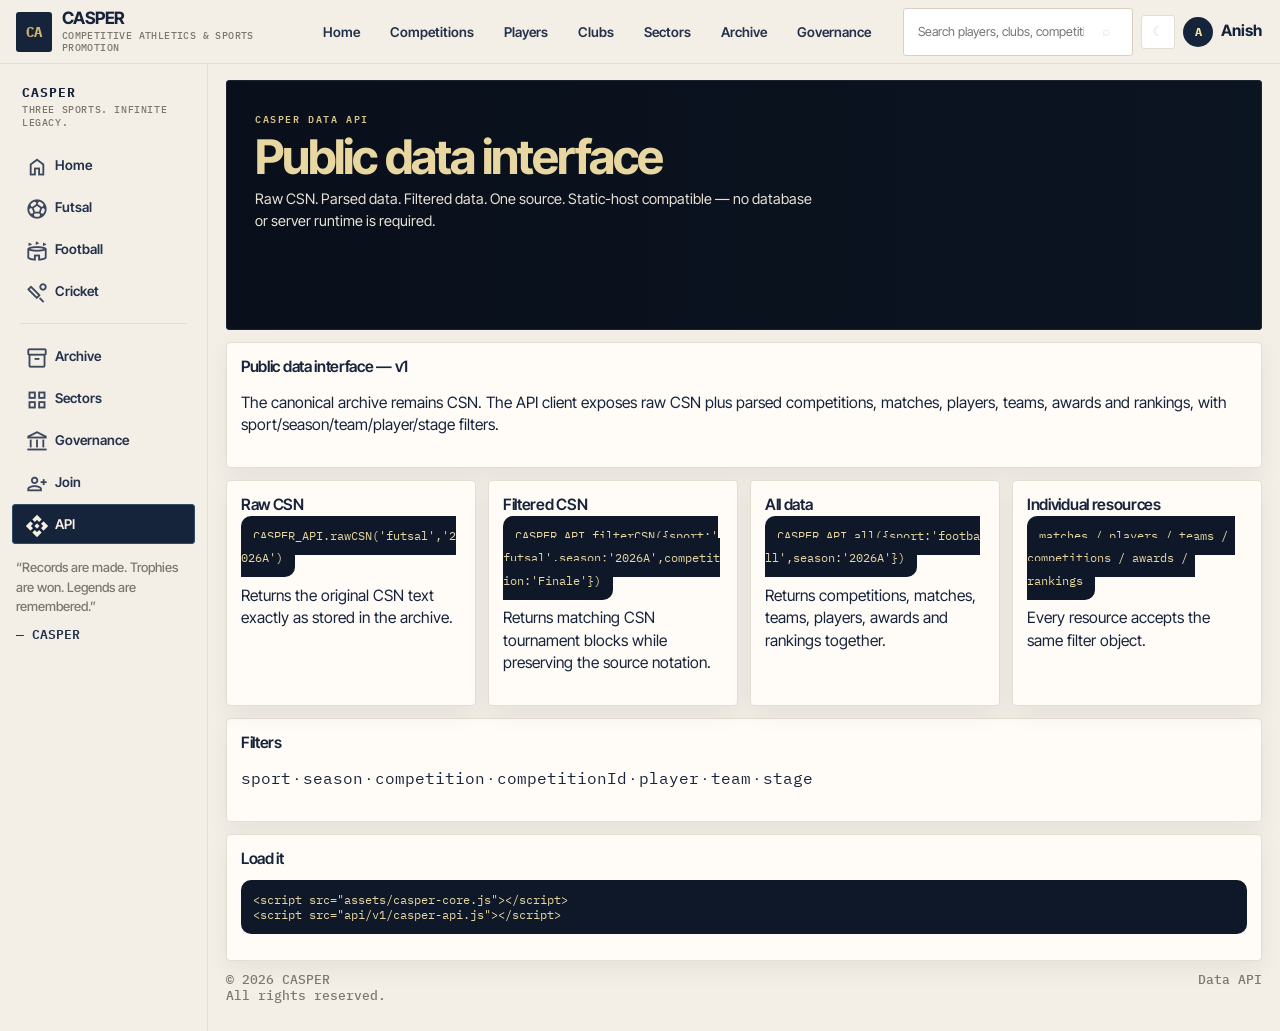
<file: api/index.html>
<!DOCTYPE html>
<html lang="en">
<head>
<meta charset="UTF-8">
<meta name="viewport" content="width=device-width,initial-scale=1">
<title>CASPER Data API</title>
<link rel="stylesheet" href="../assets/css/casper.css?v=20260908fit">
<link rel="stylesheet" href="../assets/css/casper-desktop.css?v=20260908fit">
<link rel="stylesheet" href="../assets/css/casper-sidebar.css?v=20260908fit">
<link rel="stylesheet" href="../assets/css/casper-plus.css?v=20260908fit">
<script>window.CASPER_PAGE={mode:"api",sport:null,root:"../"};</script>
</head>
<body class="ca-app">
<header class="ca-top">
  <a class="ca-brand" href="../index.html">
    <div class="ca-crest">CA</div>
    <div class="ca-wordmark"><b>CASPER</b><span>Competitive Athletics &amp; Sports Promotion</span></div>
  </a>
  <nav class="ca-topnav">
    <a href="../index.html" data-nav="home">Home</a>
    <a href="../index.html#competitions" data-nav="competitions">Competitions</a>
    <a href="../index.html#players" data-nav="players">Players</a>
    <a href="../index.html#teams" data-nav="clubs">Clubs</a>
    <a href="../sectors/index.html" data-nav="sectors">Sectors</a>
    <a href="../index.html#archive" data-nav="archive">Archive</a>
    <a href="../governance/index.html" data-nav="governance">Governance</a>
  </nav>
  <div class="ca-tools">
    <form class="ca-search" id="ca-search-form" action="#">
      <input name="q" placeholder="Search players, clubs, competitions…" autocomplete="off">
      <button type="submit" class="ca-iconbtn" aria-label="Search" style="width:26px;height:26px;border:0;background:transparent">⌕</button>
    </form>
    <button type="button" class="ca-iconbtn" id="ca-theme-toggle" title="Theme">☾</button>
    <div class="ca-user"><div class="ca-avatar">A</div><b>Anish</b></div>
  </div>
</header>
<div class="ca-shell">
  <aside class="ca-side">
    <div class="ca-side-id">
      <div class="k">CASPER</div>
      <div class="s">Three sports. Infinite legacy.</div>
    </div>
    <nav class="main ca-nav">
      <ul>
        <li><a href="../index.html" data-nav="home"><i class="ca-ico">⌂</i>Home</a></li>
        <li><a href="../sports/futsal.html" data-nav="futsal"><i class="ca-ico">●</i>Futsal</a></li>
        <li><a href="../sports/football.html" data-nav="football"><i class="ca-ico">○</i>Football</a></li>
        <li><a href="../sports/cricket.html" data-nav="cricket"><i class="ca-ico">/</i>Cricket</a></li>
      </ul>
      <div class="ca-hr"></div>
      <ul>
        <li><a href="../index.html#archive" data-nav="archive"><i class="ca-ico">▦</i>Archive</a></li>
        <li><a href="../sectors/index.html" data-nav="sectors"><i class="ca-ico">▣</i>Sectors</a></li>
        <li><a href="../governance/index.html" data-nav="governance"><i class="ca-ico">☰</i>Governance</a></li>
        <li><a href="../join/index.html" data-nav="join"><i class="ca-ico">＋</i>Join</a></li>
        <li><a href="index.html" data-nav="api" class="on"><i class="ca-ico">⧉</i>API</a></li>
      </ul>
    </nav>
    <blockquote class="ca-quote">“Records are made. Trophies are won. Legends are remembered.”<cite>— CASPER</cite></blockquote>
  </aside>
  <div class="ca-work">
    <main id="app">
      <div class="desktop-page">
        <section class="ca-hero desktop-hero">
          <div class="desktop-kicker">CASPER DATA API</div>
          <h2>Public data interface</h2>
          <p>Raw CSN. Parsed data. Filtered data. One source. Static-host compatible — no database or server runtime is required.</p>
        </section>
        <div class="ca-card" style="margin-bottom:12px">
          <h3>Public data interface — v1</h3>
          <p>The canonical archive remains CSN. The API client exposes raw CSN plus parsed competitions, matches, players, teams, awards and rankings, with sport/season/team/player/stage filters.</p>
        </div>
        <div class="ca-grid4">
          <div class="ca-card api-card"><h3>Raw CSN</h3><code class="endpoint">CASPER_API.rawCSN('futsal','2026A')</code><p>Returns the original CSN text exactly as stored in the archive.</p></div>
          <div class="ca-card api-card"><h3>Filtered CSN</h3><code class="endpoint">CASPER_API.filterCSN({sport:'futsal',season:'2026A',competition:'Finale'})</code><p>Returns matching CSN tournament blocks while preserving the source notation.</p></div>
          <div class="ca-card api-card"><h3>All data</h3><code class="endpoint">CASPER_API.all({sport:'football',season:'2026A'})</code><p>Returns competitions, matches, teams, players, awards and rankings together.</p></div>
          <div class="ca-card api-card"><h3>Individual resources</h3><code class="endpoint">matches / players / teams / competitions / awards / rankings</code><p>Every resource accepts the same filter object.</p></div>
        </div>
        <div class="ca-card" style="margin-top:12px"><h3>Filters</h3><p><code>sport</code> · <code>season</code> · <code>competition</code> · <code>competitionId</code> · <code>player</code> · <code>team</code> · <code>stage</code></p></div>
        <div class="ca-card" style="margin-top:12px"><h3>Load it</h3><pre class="desktop-code">&lt;script src="assets/casper-core.js"&gt;&lt;/script&gt;
&lt;script src="api/v1/casper-api.js"&gt;&lt;/script&gt;</pre></div>
      </div>
    </main>
    <footer class="ca-foot site"><div>© 2026 CASPER<br>All rights reserved.</div><div>Data API</div></footer>
  </div>
</div>
<script src="../assets/js/casper-shell.js?v=20260908fit"></script>
</body>
</html>
</file>
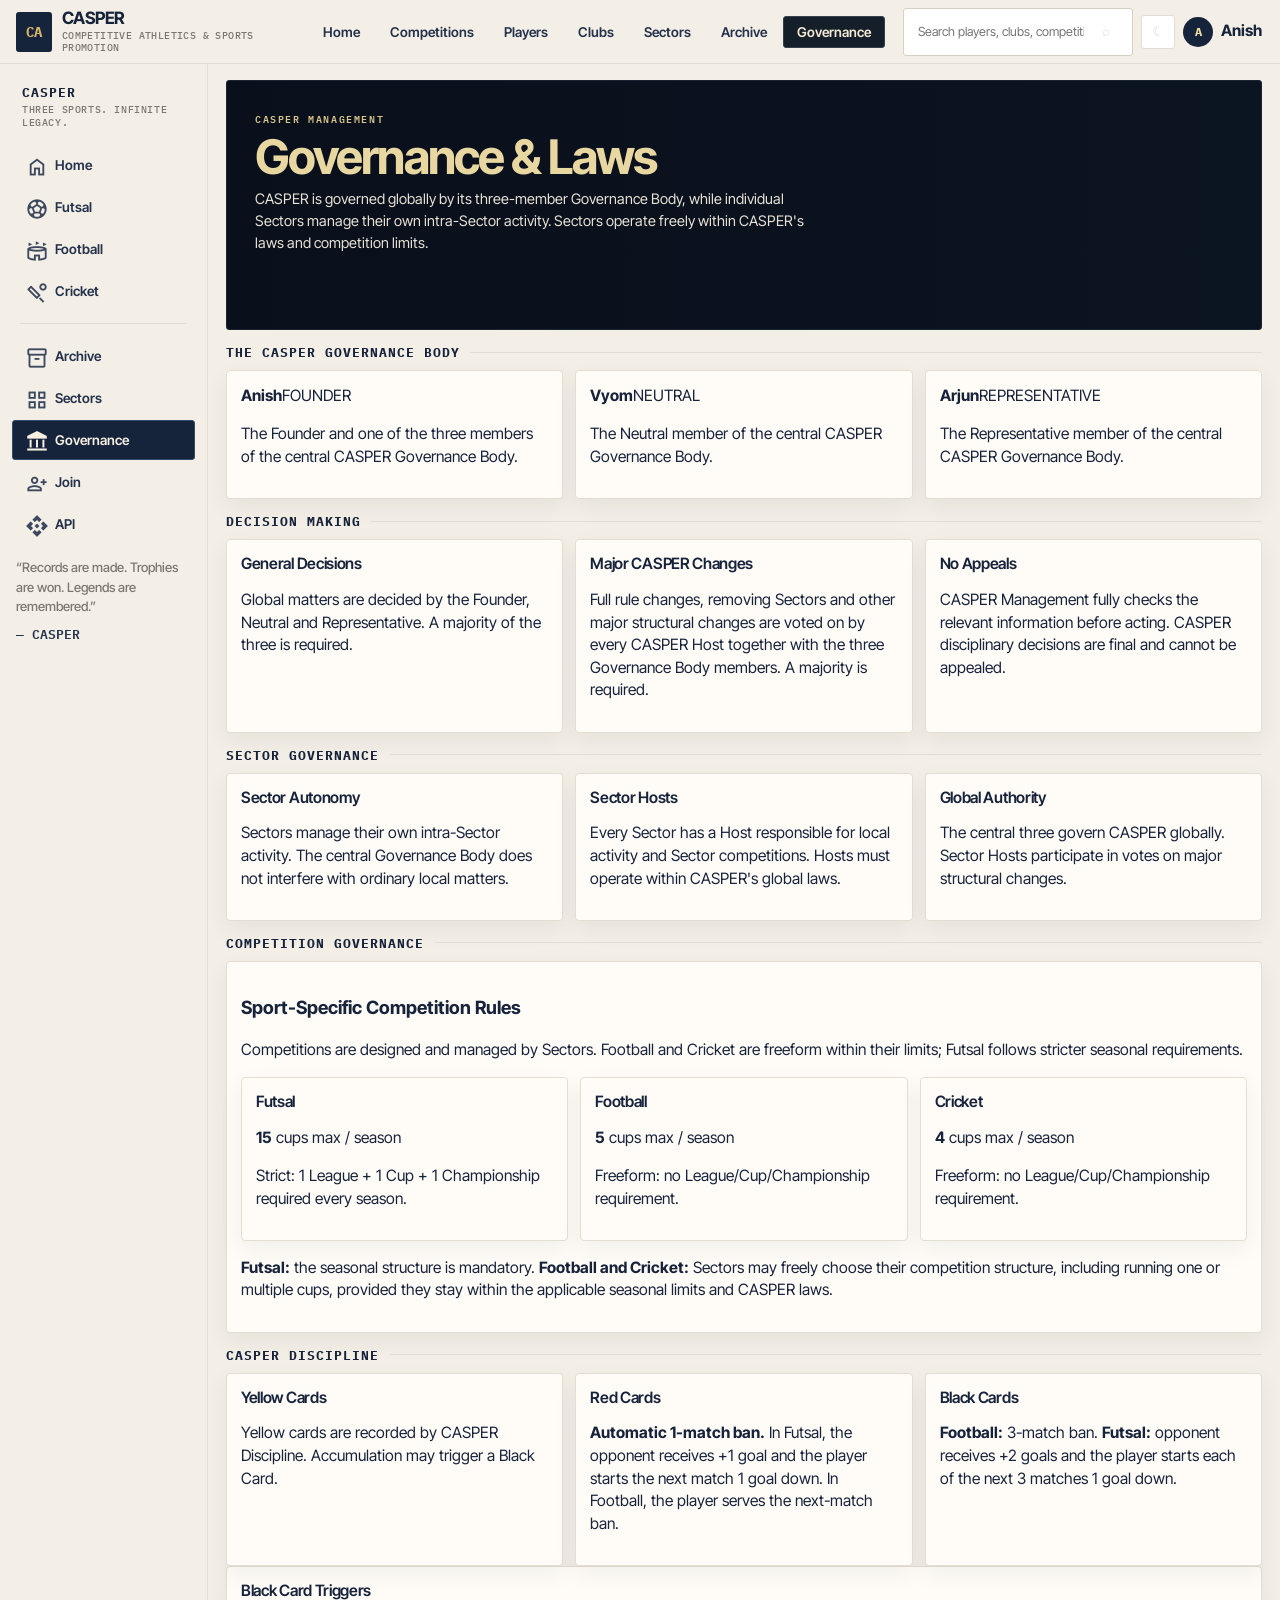
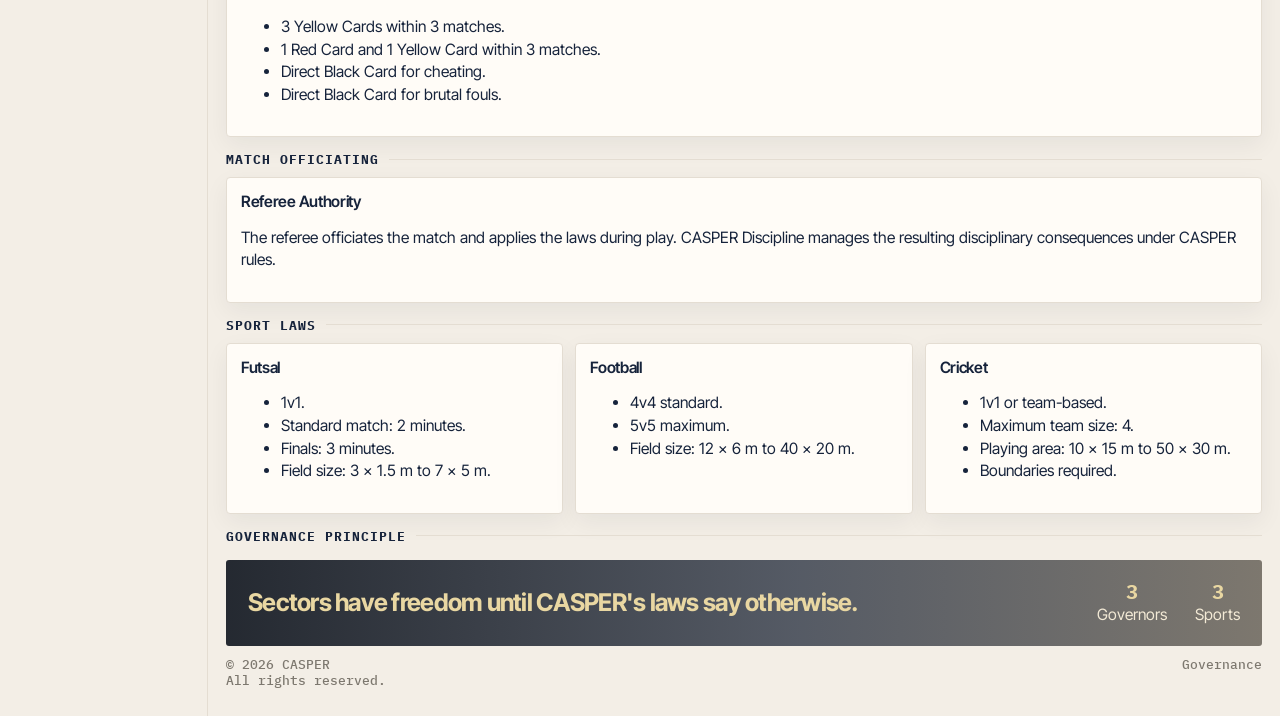
<file: governance/index.html>
<!DOCTYPE html>
<html lang="en">
<head>
<meta charset="UTF-8">
<meta name="viewport" content="width=device-width,initial-scale=1">
<title>CASPER — Governance</title>
<link rel="stylesheet" href="../assets/css/casper.css?v=20260908fit">
<link rel="stylesheet" href="../assets/css/casper-desktop.css?v=20260908fit">
<link rel="stylesheet" href="../assets/css/casper-sidebar.css?v=20260908fit">
<link rel="stylesheet" href="../assets/css/casper-plus.css?v=20260908fit">
<script>window.CASPER_PAGE={mode:"governance",sport:null,root:"../"};</script>
</head>
<body class="ca-app">
<header class="ca-top">
  <a class="ca-brand" href="../index.html">
    <div class="ca-crest">CA</div>
    <div class="ca-wordmark"><b>CASPER</b><span>Competitive Athletics &amp; Sports Promotion</span></div>
  </a>
  <nav class="ca-topnav">
    <a href="../index.html" data-nav="home">Home</a>
    <a href="../index.html#competitions" data-nav="competitions">Competitions</a>
    <a href="../index.html#players" data-nav="players">Players</a>
    <a href="../index.html#teams" data-nav="clubs">Clubs</a>
    <a href="../sectors/index.html" data-nav="sectors">Sectors</a>
    <a href="../index.html#archive" data-nav="archive">Archive</a>
    <a href="index.html" data-nav="governance" class="on">Governance</a>
  </nav>
  <div class="ca-tools">
    <form class="ca-search" id="ca-search-form" action="#">
      <input name="q" placeholder="Search players, clubs, competitions…" autocomplete="off">
      <button type="submit" class="ca-iconbtn" aria-label="Search" style="width:26px;height:26px;border:0;background:transparent">⌕</button>
    </form>
    <button type="button" class="ca-iconbtn" id="ca-theme-toggle" title="Theme">☾</button>
    <div class="ca-user"><div class="ca-avatar">A</div><b>Anish</b></div>
  </div>
</header>
<div class="ca-shell">
  <aside class="ca-side">
    <div class="ca-side-id">
      <div class="k">CASPER</div>
      <div class="s">Three sports. Infinite legacy.</div>
    </div>
    <nav class="main ca-nav">
      <ul>
        <li><a href="../index.html" data-nav="home"><i class="ca-ico">⌂</i>Home</a></li>
        <li><a href="../sports/futsal.html" data-nav="futsal"><i class="ca-ico">●</i>Futsal</a></li>
        <li><a href="../sports/football.html" data-nav="football"><i class="ca-ico">○</i>Football</a></li>
        <li><a href="../sports/cricket.html" data-nav="cricket"><i class="ca-ico">/</i>Cricket</a></li>
      </ul>
      <div class="ca-hr"></div>
      <ul>
        <li><a href="../index.html#archive" data-nav="archive"><i class="ca-ico">▦</i>Archive</a></li>
        <li><a href="../sectors/index.html" data-nav="sectors"><i class="ca-ico">▣</i>Sectors</a></li>
        <li><a href="index.html" data-nav="governance" class="on"><i class="ca-ico">☰</i>Governance</a></li>
        <li><a href="../join/index.html" data-nav="join"><i class="ca-ico">＋</i>Join</a></li>
        <li><a href="../api/index.html" data-nav="api"><i class="ca-ico">⧉</i>API</a></li>
      </ul>
    </nav>
    <blockquote class="ca-quote">“Records are made. Trophies are won. Legends are remembered.”<cite>— CASPER</cite></blockquote>
  </aside>
  <div class="ca-work">
    <main id="app">
      <div class="desktop-page">
        <section class="ca-hero desktop-hero">
          <div class="desktop-kicker">CASPER MANAGEMENT</div>
          <h2>Governance &amp; Laws</h2>
          <p>CASPER is governed globally by its three-member Governance Body, while individual Sectors manage their own intra-Sector activity. Sectors operate freely within CASPER's laws and competition limits.</p>
        </section>

        <section class="desktop-section">
          <div class="desktop-section-title">THE CASPER GOVERNANCE BODY</div>
          <div class="desktop-governance">
            <div class="desktop-card"><b>Anish</b><span>FOUNDER</span><p>The Founder and one of the three members of the central CASPER Governance Body.</p></div>
            <div class="desktop-card"><b>Vyom</b><span>NEUTRAL</span><p>The Neutral member of the central CASPER Governance Body.</p></div>
            <div class="desktop-card"><b>Arjun</b><span>REPRESENTATIVE</span><p>The Representative member of the central CASPER Governance Body.</p></div>
          </div>
        </section>

        <section class="desktop-section">
          <div class="desktop-section-title">DECISION MAKING</div>
          <div class="desktop-grid3">
            <div class="desktop-card"><h3>General Decisions</h3><p>Global matters are decided by the Founder, Neutral and Representative. A majority of the three is required.</p></div>
            <div class="desktop-card"><h3>Major CASPER Changes</h3><p>Full rule changes, removing Sectors and other major structural changes are voted on by every CASPER Host together with the three Governance Body members. A majority is required.</p></div>
            <div class="desktop-card"><h3>No Appeals</h3><p>CASPER Management fully checks the relevant information before acting. CASPER disciplinary decisions are final and cannot be appealed.</p></div>
          </div>
        </section>

        <section class="desktop-section">
          <div class="desktop-section-title">SECTOR GOVERNANCE</div>
          <div class="desktop-grid3">
            <div class="desktop-card"><h3>Sector Autonomy</h3><p>Sectors manage their own intra-Sector activity. The central Governance Body does not interfere with ordinary local matters.</p></div>
            <div class="desktop-card"><h3>Sector Hosts</h3><p>Every Sector has a Host responsible for local activity and Sector competitions. Hosts must operate within CASPER's global laws.</p></div>
            <div class="desktop-card"><h3>Global Authority</h3><p>The central three govern CASPER globally. Sector Hosts participate in votes on major structural changes.</p></div>
          </div>
        </section>

        <section class="desktop-section">
          <div class="desktop-section-title">COMPETITION GOVERNANCE</div>
          <div class="desktop-doc">
            <h3>Sport-Specific Competition Rules</h3>
            <p>Competitions are designed and managed by Sectors. Football and Cricket are freeform within their limits; Futsal follows stricter seasonal requirements.</p>
            <div class="ca-grid3">
              <div class="ca-card"><h3>Futsal</h3><p><b>15</b> cups max / season</p><p>Strict: 1 League + 1 Cup + 1 Championship required every season.</p></div>
              <div class="ca-card"><h3>Football</h3><p><b>5</b> cups max / season</p><p>Freeform: no League/Cup/Championship requirement.</p></div>
              <div class="ca-card"><h3>Cricket</h3><p><b>4</b> cups max / season</p><p>Freeform: no League/Cup/Championship requirement.</p></div>
            </div>
            <p><strong>Futsal:</strong> the seasonal structure is mandatory. <strong>Football and Cricket:</strong> Sectors may freely choose their competition structure, including running one or multiple cups, provided they stay within the applicable seasonal limits and CASPER laws.</p>
          </div>
        </section>

        <section class="desktop-section">
          <div class="desktop-section-title">CASPER DISCIPLINE</div>
          <div class="desktop-grid3">
            <div class="desktop-card"><h3>Yellow Cards</h3><p>Yellow cards are recorded by CASPER Discipline. Accumulation may trigger a Black Card.</p></div>
            <div class="desktop-card"><h3>Red Cards</h3><p><strong>Automatic 1-match ban.</strong> In Futsal, the opponent receives +1 goal and the player starts the next match 1 goal down. In Football, the player serves the next-match ban.</p></div>
            <div class="desktop-card"><h3>Black Cards</h3><p><strong>Football:</strong> 3-match ban. <strong>Futsal:</strong> opponent receives +2 goals and the player starts each of the next 3 matches 1 goal down.</p></div>
          </div>
          <div class="desktop-card">
            <h3>Black Card Triggers</h3>
            <ul>
              <li>3 Yellow Cards within 3 matches.</li>
              <li>1 Red Card and 1 Yellow Card within 3 matches.</li>
              <li>Direct Black Card for cheating.</li>
              <li>Direct Black Card for brutal fouls.</li>
            </ul>
          </div>
        </section>

        <section class="desktop-section">
          <div class="desktop-section-title">MATCH OFFICIATING</div>
          <div class="desktop-card"><h3>Referee Authority</h3><p>The referee officiates the match and applies the laws during play. CASPER Discipline manages the resulting disciplinary consequences under CASPER rules.</p></div>
        </section>

        <section class="desktop-section">
          <div class="desktop-section-title">SPORT LAWS</div>
          <div class="desktop-grid3">
            <div class="desktop-card"><h3>Futsal</h3><ul><li>1v1.</li><li>Standard match: 2 minutes.</li><li>Finals: 3 minutes.</li><li>Field size: 3 × 1.5 m to 7 × 5 m.</li></ul></div>
            <div class="desktop-card"><h3>Football</h3><ul><li>4v4 standard.</li><li>5v5 maximum.</li><li>Field size: 12 × 6 m to 40 × 20 m.</li></ul></div>
            <div class="desktop-card"><h3>Cricket</h3><ul><li>1v1 or team-based.</li><li>Maximum team size: 4.</li><li>Playing area: 10 × 15 m to 50 × 30 m.</li><li>Boundaries required.</li></ul></div>
          </div>
        </section>

        <section class="desktop-section">
          <div class="desktop-section-title">GOVERNANCE PRINCIPLE</div>
          <section class="ca-banner">
            <h2>Sectors have freedom until CASPER's laws say otherwise.</h2>
            <div class="nums"><div><b>3</b><span>Governors</span></div><div><b>3</b><span>Sports</span></div></div>
          </section>
        </section>
      </div>
    </main>
    <footer class="ca-foot site"><div>© 2026 CASPER<br>All rights reserved.</div><div>Governance</div></footer>
  </div>
</div>
<script src="../assets/js/casper-shell.js?v=20260908fit"></script>
</body>
</html>
</file>
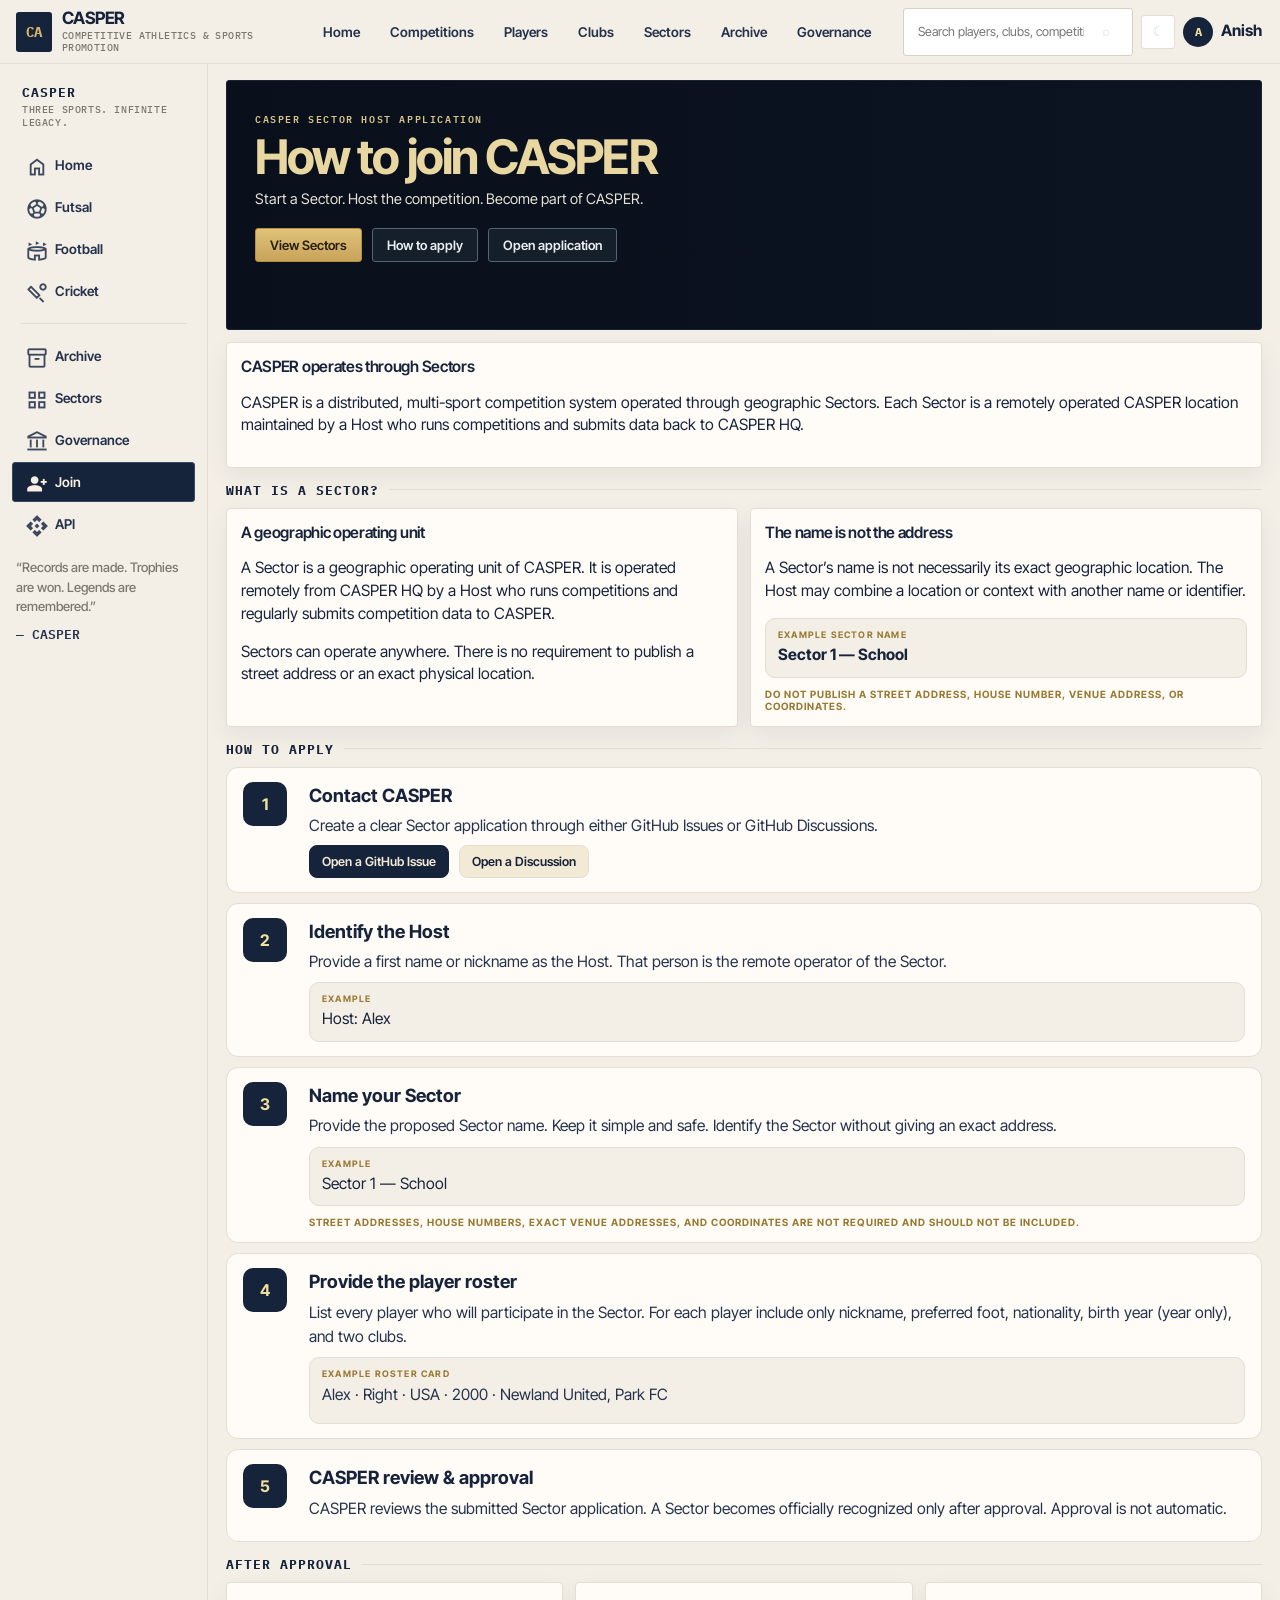
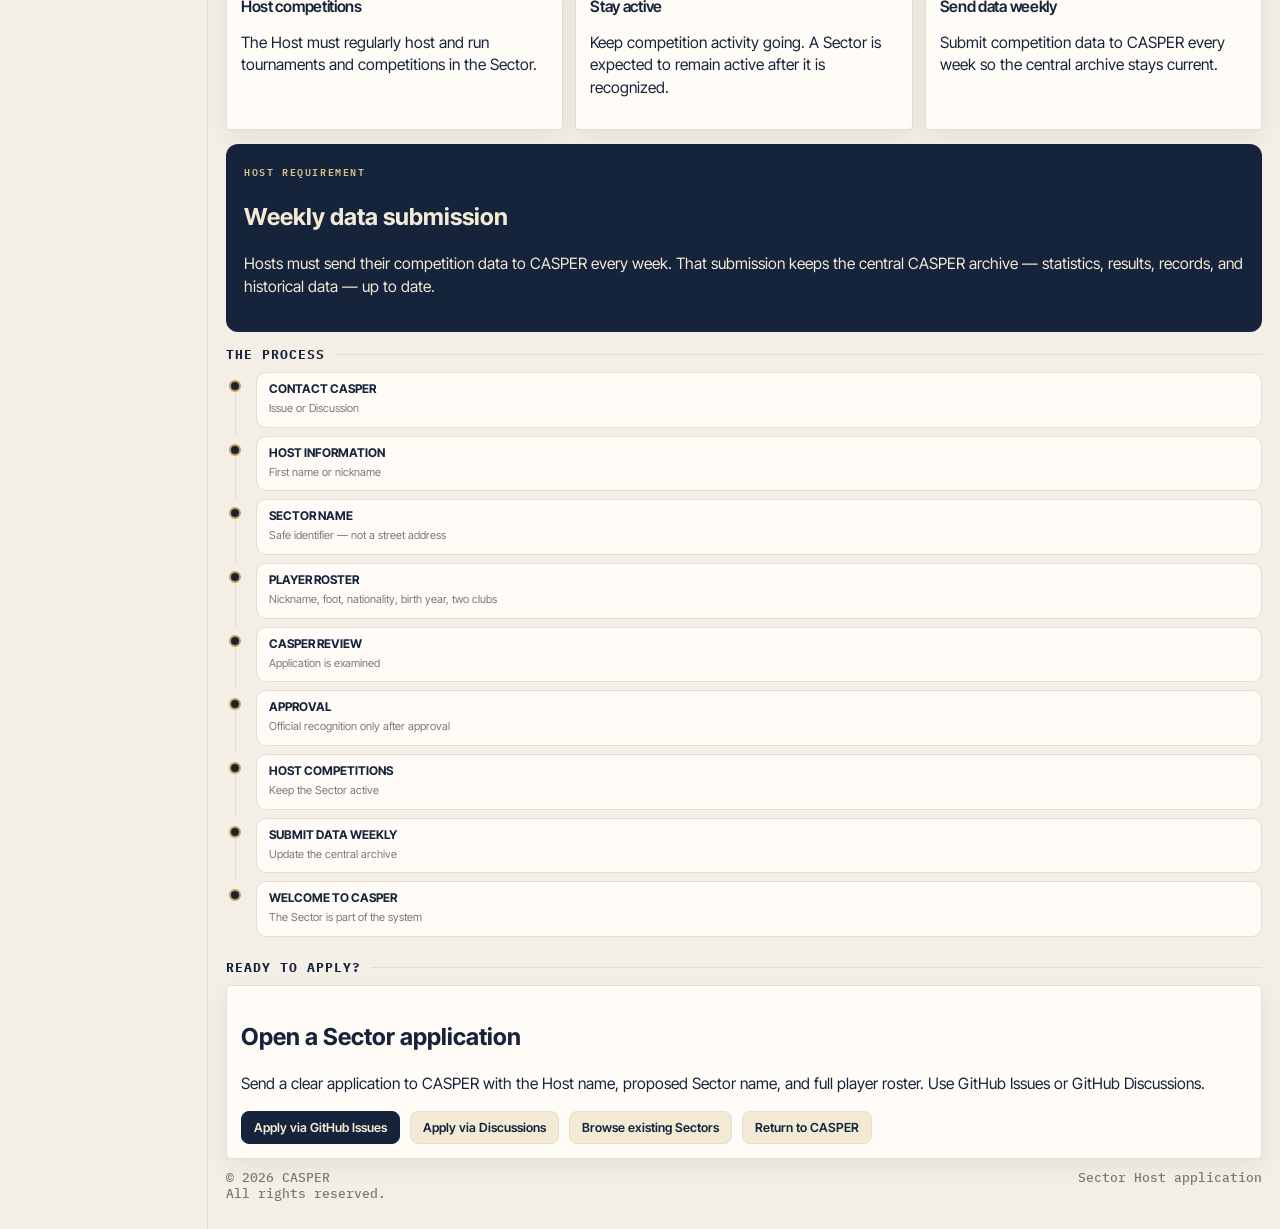
<file: join/index.html>
<!DOCTYPE html>
<html lang="en">
<head>
<meta charset="UTF-8">
<meta name="viewport" content="width=device-width,initial-scale=1">
<title>CASPER — How to Join</title>
<link rel="stylesheet" href="../assets/css/casper.css?v=20260908fit">
<link rel="stylesheet" href="../assets/css/casper-desktop.css?v=20260908fit">
<link rel="stylesheet" href="../assets/css/casper-sidebar.css?v=20260908fit">
<link rel="stylesheet" href="../assets/css/casper-plus.css?v=20260908fit">
<style>
.join-note{margin:0 0 12px}
.join-warn{margin-top:10px;font:700 10px var(--sans);letter-spacing:1px;color:var(--gold-deep);text-transform:uppercase}
.join-steps{display:grid;gap:10px}
.join-step{display:grid;grid-template-columns:54px minmax(0,1fr);gap:12px;border:1px solid var(--line);background:var(--card);border-radius:12px;padding:14px 16px}
.join-num{width:44px;height:44px;display:grid;place-items:center;background:var(--navy);color:#f1df9e;border-radius:10px;font:700 16px var(--serif)}
.join-step h3{margin:0 0 6px}
.join-step p,.join-step li{margin:0 0 6px;color:var(--ink-2);line-height:1.55}
.join-step ul{margin:6px 0 0;padding-left:18px}
.join-example{margin-top:8px;border:1px solid var(--line);background:var(--paper);border-radius:10px;padding:10px 12px}
.join-example .k{font:700 9px var(--sans);letter-spacing:1.2px;color:var(--gold-deep);text-transform:uppercase;margin-bottom:4px}
.join-timeline{display:grid;gap:0;margin:8px 0 4px}
.join-node{display:grid;grid-template-columns:18px minmax(0,1fr);gap:12px;align-items:stretch}
.join-rail{display:flex;flex-direction:column;align-items:center}
.join-dot{width:12px;height:12px;border-radius:50%;background:var(--navy);border:2px solid var(--gold);margin-top:8px;flex:0 0 auto}
.join-line{width:1px;flex:1;background:var(--line);min-height:16px}
.join-node:last-child .join-line{display:none}
.join-pill{border:1px solid var(--line);background:var(--card);border-radius:10px;padding:8px 12px;margin-bottom:8px}
.join-pill b{display:block;font:700 12px var(--sans)}
.join-pill span{font:11px var(--sans);color:var(--muted)}
.roster{width:100%;margin-top:8px}
@media(max-width:700px){.join-step{grid-template-columns:1fr}}
</style>
<script>window.CASPER_PAGE={mode:"join",sport:null,root:"../"};</script>
</head>
<body class="ca-app">
<header class="ca-top">
  <a class="ca-brand" href="../index.html">
    <div class="ca-crest">CA</div>
    <div class="ca-wordmark"><b>CASPER</b><span>Competitive Athletics &amp; Sports Promotion</span></div>
  </a>
  <nav class="ca-topnav">
    <a href="../index.html" data-nav="home">Home</a>
    <a href="../index.html#competitions" data-nav="competitions">Competitions</a>
    <a href="../index.html#players" data-nav="players">Players</a>
    <a href="../index.html#teams" data-nav="clubs">Clubs</a>
    <a href="../sectors/index.html" data-nav="sectors">Sectors</a>
    <a href="../index.html#archive" data-nav="archive">Archive</a>
    <a href="../governance/index.html" data-nav="governance">Governance</a>
  </nav>
  <div class="ca-tools">
    <form class="ca-search" id="ca-search-form" action="#">
      <input name="q" placeholder="Search players, clubs, competitions…" autocomplete="off">
      <button type="submit" class="ca-iconbtn" aria-label="Search" style="width:26px;height:26px;border:0;background:transparent">⌕</button>
    </form>
    <button type="button" class="ca-iconbtn" id="ca-theme-toggle" title="Theme">☾</button>
    <div class="ca-user"><div class="ca-avatar">A</div><b>Anish</b></div>
  </div>
</header>
<div class="ca-shell">
  <aside class="ca-side">
    <div class="ca-side-id">
      <div class="k">CASPER</div>
      <div class="s">Three sports. Infinite legacy.</div>
    </div>
    <nav class="main ca-nav">
      <ul>
        <li><a href="../index.html" data-nav="home"><i class="ca-ico">⌂</i>Home</a></li>
        <li><a href="../sports/futsal.html" data-nav="futsal"><i class="ca-ico">●</i>Futsal</a></li>
        <li><a href="../sports/football.html" data-nav="football"><i class="ca-ico">○</i>Football</a></li>
        <li><a href="../sports/cricket.html" data-nav="cricket"><i class="ca-ico">/</i>Cricket</a></li>
      </ul>
      <div class="ca-hr"></div>
      <ul>
        <li><a href="../index.html#archive" data-nav="archive"><i class="ca-ico">▦</i>Archive</a></li>
        <li><a href="../sectors/index.html" data-nav="sectors"><i class="ca-ico">▣</i>Sectors</a></li>
        <li><a href="../governance/index.html" data-nav="governance"><i class="ca-ico">☰</i>Governance</a></li>
        <li><a href="index.html" data-nav="join" class="on"><i class="ca-ico">＋</i>Join</a></li>
        <li><a href="../api/index.html" data-nav="api"><i class="ca-ico">⧉</i>API</a></li>
      </ul>
    </nav>
    <blockquote class="ca-quote">“Records are made. Trophies are won. Legends are remembered.”<cite>— CASPER</cite></blockquote>
  </aside>
  <div class="ca-work">
    <main id="app">
      <div class="desktop-page">
        <section class="ca-hero desktop-hero">
          <div class="desktop-kicker">CASPER SECTOR HOST APPLICATION</div>
          <h2>How to join CASPER</h2>
          <p>Start a Sector. Host the competition. Become part of CASPER.</p>
          <div class="ca-hero-actions desktop-actions">
            <a class="btn-gold" href="../sectors/index.html">View Sectors</a>
            <a class="btn-ghost" href="#apply">How to apply</a>
            <a class="btn-ghost" href="#ready">Open application</a>
          </div>
        </section>

        <div class="ca-card join-note">
          <h3>CASPER operates through Sectors</h3>
          <p>CASPER is a distributed, multi-sport competition system operated through geographic Sectors. Each Sector is a remotely operated CASPER location maintained by a Host who runs competitions and submits data back to CASPER HQ.</p>
        </div>

        <div class="desktop-section">
          <div class="desktop-section-title">WHAT IS A SECTOR?</div>
          <div class="desktop-grid2">
            <div class="desktop-card">
              <h3>A geographic operating unit</h3>
              <p>A Sector is a geographic operating unit of CASPER. It is operated remotely from CASPER HQ by a Host who runs competitions and regularly submits competition data to CASPER.</p>
              <p>Sectors can operate anywhere. There is no requirement to publish a street address or an exact physical location.</p>
            </div>
            <div class="desktop-card">
              <h3>The name is not the address</h3>
              <p>A Sector’s name is not necessarily its exact geographic location. The Host may combine a location or context with another name or identifier.</p>
              <div class="join-example"><div class="k">Example sector name</div><b>Sector 1 — School</b></div>
              <div class="join-warn">Do not publish a street address, house number, venue address, or coordinates.</div>
            </div>
          </div>
        </div>

        <div class="desktop-section" id="apply">
          <div class="desktop-section-title">HOW TO APPLY</div>
          <div class="join-steps">
            <div class="join-step"><div class="join-num">1</div><div>
              <h3>Contact CASPER</h3>
              <p>Create a clear Sector application through either GitHub Issues or GitHub Discussions.</p>
              <div class="join-links">
                <a class="primary" href="https://github.com/Anish-C2/CASPER/issues/new">Open a GitHub Issue</a>
                <a href="https://github.com/Anish-C2/CASPER/discussions">Open a Discussion</a>
              </div>
            </div></div>
            <div class="join-step"><div class="join-num">2</div><div>
              <h3>Identify the Host</h3>
              <p>Provide a first name or nickname as the Host. That person is the remote operator of the Sector.</p>
              <div class="join-example"><div class="k">Example</div>Host: Alex</div>
            </div></div>
            <div class="join-step"><div class="join-num">3</div><div>
              <h3>Name your Sector</h3>
              <p>Provide the proposed Sector name. Keep it simple and safe. Identify the Sector without giving an exact address.</p>
              <div class="join-example"><div class="k">Example</div>Sector 1 — School</div>
              <div class="join-warn">Street addresses, house numbers, exact venue addresses, and coordinates are not required and should not be included.</div>
            </div></div>
            <div class="join-step"><div class="join-num">4</div><div>
              <h3>Provide the player roster</h3>
              <p>List every player who will participate in the Sector. For each player include only nickname, preferred foot, nationality, birth year (year only), and two clubs.</p>
              <div class="join-example">
                <div class="k">Example roster card</div>
                <p>Alex · Right · USA · 2000 · Newland United, Park FC</p>
              </div>
            </div></div>
            <div class="join-step"><div class="join-num">5</div><div>
              <h3>CASPER review &amp; approval</h3>
              <p>CASPER reviews the submitted Sector application. A Sector becomes officially recognized only after approval. Approval is not automatic.</p>
            </div></div>
          </div>
        </div>

        <div class="desktop-section">
          <div class="desktop-section-title">AFTER APPROVAL</div>
          <div class="desktop-grid3">
            <div class="desktop-card"><h3>Host competitions</h3><p>The Host must regularly host and run tournaments and competitions in the Sector.</p></div>
            <div class="desktop-card"><h3>Stay active</h3><p>Keep competition activity going. A Sector is expected to remain active after it is recognized.</p></div>
            <div class="desktop-card"><h3>Send data weekly</h3><p>Submit competition data to CASPER every week so the central archive stays current.</p></div>
          </div>
        </div>

        <div class="join-weekly" id="weekly">
          <div class="desktop-kicker">HOST REQUIREMENT</div>
          <h2>Weekly data submission</h2>
          <p>Hosts must send their competition data to CASPER every week. That submission keeps the central CASPER archive — statistics, results, records, and historical data — up to date.</p>
        </div>

        <div class="desktop-section">
          <div class="desktop-section-title">THE PROCESS</div>
          <div class="join-timeline">
            <div class="join-node"><div class="join-rail"><div class="join-dot"></div><div class="join-line"></div></div><div class="join-pill"><b>CONTACT CASPER</b><span>Issue or Discussion</span></div></div>
            <div class="join-node"><div class="join-rail"><div class="join-dot"></div><div class="join-line"></div></div><div class="join-pill"><b>HOST INFORMATION</b><span>First name or nickname</span></div></div>
            <div class="join-node"><div class="join-rail"><div class="join-dot"></div><div class="join-line"></div></div><div class="join-pill"><b>SECTOR NAME</b><span>Safe identifier — not a street address</span></div></div>
            <div class="join-node"><div class="join-rail"><div class="join-dot"></div><div class="join-line"></div></div><div class="join-pill"><b>PLAYER ROSTER</b><span>Nickname, foot, nationality, birth year, two clubs</span></div></div>
            <div class="join-node"><div class="join-rail"><div class="join-dot"></div><div class="join-line"></div></div><div class="join-pill"><b>CASPER REVIEW</b><span>Application is examined</span></div></div>
            <div class="join-node"><div class="join-rail"><div class="join-dot"></div><div class="join-line"></div></div><div class="join-pill"><b>APPROVAL</b><span>Official recognition only after approval</span></div></div>
            <div class="join-node"><div class="join-rail"><div class="join-dot"></div><div class="join-line"></div></div><div class="join-pill"><b>HOST COMPETITIONS</b><span>Keep the Sector active</span></div></div>
            <div class="join-node"><div class="join-rail"><div class="join-dot"></div><div class="join-line"></div></div><div class="join-pill"><b>SUBMIT DATA WEEKLY</b><span>Update the central archive</span></div></div>
            <div class="join-node"><div class="join-rail"><div class="join-dot"></div><div class="join-line"></div></div><div class="join-pill"><b>WELCOME TO CASPER</b><span>The Sector is part of the system</span></div></div>
          </div>
        </div>

        <div class="desktop-section" id="ready">
          <div class="desktop-section-title">READY TO APPLY?</div>
          <div class="join-cta">
            <h2>Open a Sector application</h2>
            <p>Send a clear application to CASPER with the Host name, proposed Sector name, and full player roster. Use GitHub Issues or GitHub Discussions.</p>
            <div class="join-links">
              <a class="primary" href="https://github.com/Anish-C2/CASPER/issues/new">Apply via GitHub Issues</a>
              <a href="https://github.com/Anish-C2/CASPER/discussions">Apply via Discussions</a>
              <a href="../sectors/index.html">Browse existing Sectors</a>
              <a href="../index.html">Return to CASPER</a>
            </div>
          </div>
        </div>
      </div>
    </main>
    <footer class="ca-foot site"><div>© 2026 CASPER<br>All rights reserved.</div><div>Sector Host application</div></footer>
  </div>
</div>
<script src="../assets/js/casper-shell.js?v=20260908fit"></script>
</body>
</html>
</file>
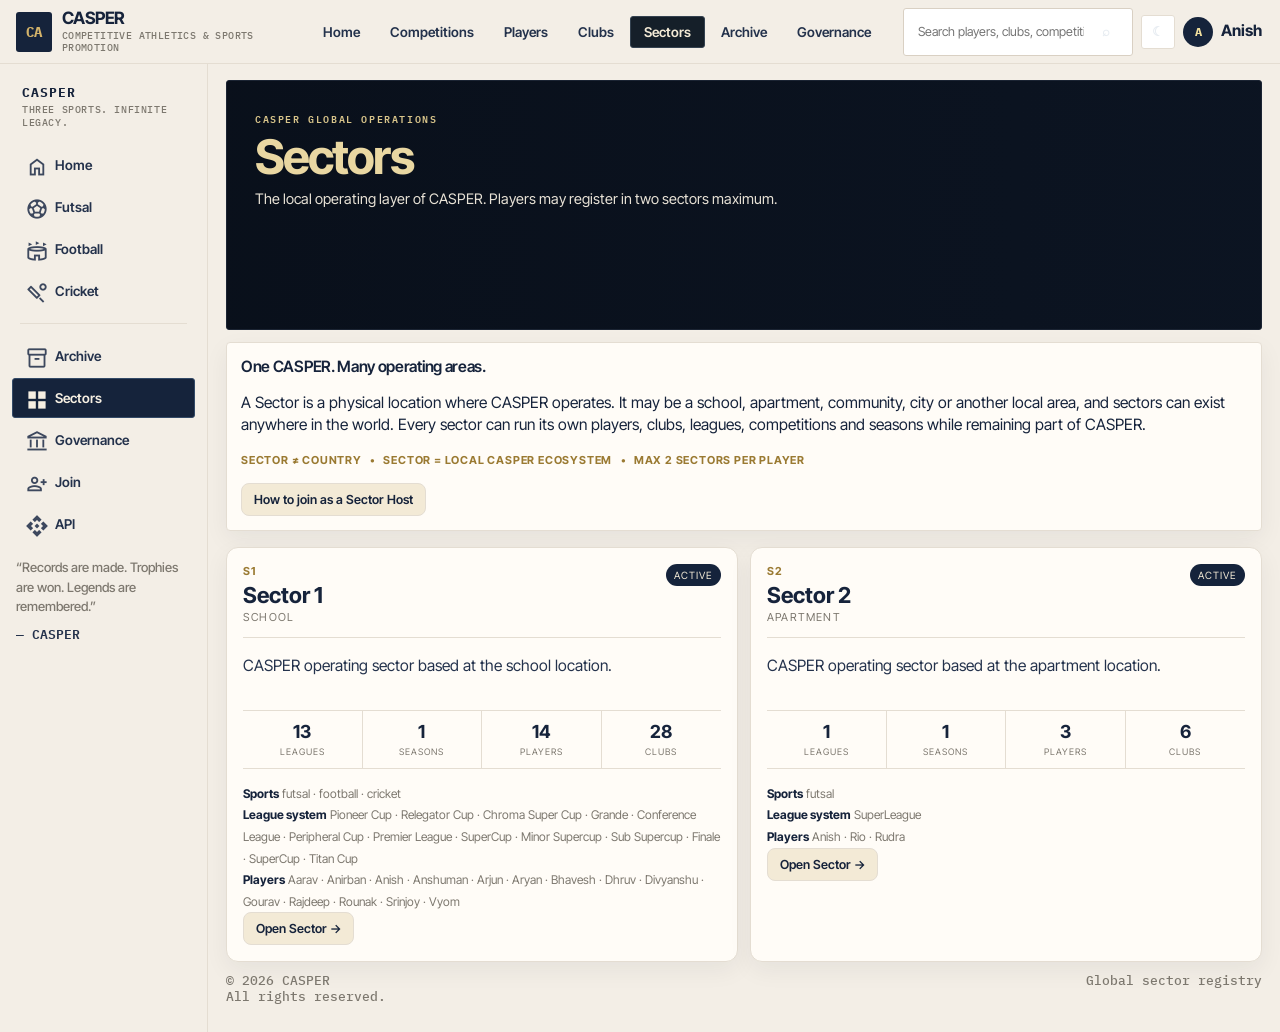
<file: sectors/index.html>
<!DOCTYPE html>
<html lang="en">
<head>
<meta charset="UTF-8">
<meta name="viewport" content="width=device-width,initial-scale=1">
<title>CASPER — Sectors</title>
<link rel="stylesheet" href="../assets/css/casper.css?v=20260908fit">
<link rel="stylesheet" href="../assets/css/casper-desktop.css?v=20260908fit">
<link rel="stylesheet" href="../assets/css/casper-sidebar.css?v=20260908fit">
<link rel="stylesheet" href="../assets/css/casper-plus.css?v=20260908fit">
<style>
.sector-intro{margin:12px 0 16px}
.sector-rule{font-size:11px;color:var(--gold-deep);letter-spacing:.8px;margin-top:10px;font-weight:700}
.sector-list{display:grid;grid-template-columns:repeat(auto-fit,minmax(320px,1fr));gap:12px}
.sector-card{background:var(--card);border:1px solid var(--line);border-radius:12px;padding:16px;box-shadow:var(--shadow)}
.sector-head{display:flex;justify-content:space-between;gap:12px;border-bottom:1px solid var(--line);padding-bottom:12px}
.sector-code{font:700 11px var(--sans);letter-spacing:1.4px;color:var(--gold-deep)}
.sector-card h3{margin:4px 0 2px;font:700 22px var(--serif);color:var(--ink)}
.sector-type{color:var(--muted);text-transform:uppercase;font-size:11px;letter-spacing:1.2px}
.sector-status{height:max-content;border-radius:999px;background:var(--navy);color:#f3ead6;padding:4px 8px;font-size:10px;text-transform:uppercase;letter-spacing:1px}
.sector-card p{color:var(--ink-2);line-height:1.5;min-height:40px}
.sector-grid{display:grid;grid-template-columns:repeat(4,1fr);border-top:1px solid var(--line);border-bottom:1px solid var(--line);margin:14px 0}
.sector-grid div{padding:10px 4px;text-align:center;border-right:1px solid var(--line)}
.sector-grid div:last-child{border-right:0}
.sector-grid b{display:block;font:700 18px var(--serif)}
.sector-grid span{display:block;font-size:9px;color:var(--muted);text-transform:uppercase;letter-spacing:1px;margin-top:3px}
.sector-meta{font-size:12px;color:var(--muted);line-height:1.8}
.sector-meta b{color:var(--ink)}
.sector-empty{padding:24px;border:1px dashed var(--line-2);color:var(--muted);background:var(--card);border-radius:12px}
</style>
<script>window.CASPER_PAGE={mode:"sectors",sport:null,root:"../"};</script>
</head>
<body class="ca-app">
<header class="ca-top">
  <a class="ca-brand" href="../index.html">
    <div class="ca-crest">CA</div>
    <div class="ca-wordmark"><b>CASPER</b><span>Competitive Athletics &amp; Sports Promotion</span></div>
  </a>
  <nav class="ca-topnav">
    <a href="../index.html" data-nav="home">Home</a>
    <a href="../index.html#competitions" data-nav="competitions">Competitions</a>
    <a href="../index.html#players" data-nav="players">Players</a>
    <a href="../index.html#teams" data-nav="clubs">Clubs</a>
    <a href="index.html" data-nav="sectors" class="on">Sectors</a>
    <a href="../index.html#archive" data-nav="archive">Archive</a>
    <a href="../governance/index.html" data-nav="governance">Governance</a>
  </nav>
  <div class="ca-tools">
    <form class="ca-search" id="ca-search-form" action="#">
      <input name="q" placeholder="Search players, clubs, competitions…" autocomplete="off">
      <button type="submit" class="ca-iconbtn" aria-label="Search" style="width:26px;height:26px;border:0;background:transparent">⌕</button>
    </form>
    <button type="button" class="ca-iconbtn" id="ca-theme-toggle" title="Theme">☾</button>
    <div class="ca-user"><div class="ca-avatar">A</div><b>Anish</b></div>
  </div>
</header>
<div class="ca-shell">
  <aside class="ca-side">
    <div class="ca-side-id">
      <div class="k">CASPER</div>
      <div class="s">Three sports. Infinite legacy.</div>
    </div>
    <nav class="main ca-nav">
      <ul>
        <li><a href="../index.html" data-nav="home"><i class="ca-ico">⌂</i>Home</a></li>
        <li><a href="../sports/futsal.html" data-nav="futsal"><i class="ca-ico">●</i>Futsal</a></li>
        <li><a href="../sports/football.html" data-nav="football"><i class="ca-ico">○</i>Football</a></li>
        <li><a href="../sports/cricket.html" data-nav="cricket"><i class="ca-ico">/</i>Cricket</a></li>
      </ul>
      <div class="ca-hr"></div>
      <ul>
        <li><a href="../index.html#archive" data-nav="archive"><i class="ca-ico">▦</i>Archive</a></li>
        <li><a href="index.html" data-nav="sectors" class="on"><i class="ca-ico">▣</i>Sectors</a></li>
        <li><a href="../governance/index.html" data-nav="governance"><i class="ca-ico">☰</i>Governance</a></li>
        <li><a href="../join/index.html" data-nav="join"><i class="ca-ico">＋</i>Join</a></li>
        <li><a href="../api/index.html" data-nav="api"><i class="ca-ico">⧉</i>API</a></li>
      </ul>
    </nav>
    <blockquote class="ca-quote">“Records are made. Trophies are won. Legends are remembered.”<cite>— CASPER</cite></blockquote>
  </aside>
  <div class="ca-work">
    <main id="app">
      <div class="desktop-page">
        <section class="ca-hero desktop-hero">
          <div class="desktop-kicker">CASPER GLOBAL OPERATIONS</div>
          <h2>Sectors</h2>
          <p>The local operating layer of CASPER. Players may register in two sectors maximum.</p>
        </section>
        <div class="ca-card sector-intro">
          <h3>One CASPER. Many operating areas.</h3>
          <p>A Sector is a physical location where CASPER operates. It may be a school, apartment, community, city or another local area, and sectors can exist anywhere in the world. Every sector can run its own players, clubs, leagues, competitions and seasons while remaining part of CASPER.</p>
          <div class="sector-rule">SECTOR ≠ COUNTRY &nbsp; • &nbsp; SECTOR = LOCAL CASPER ECOSYSTEM &nbsp; • &nbsp; MAX 2 SECTORS PER PLAYER</div>
          <p style="margin:14px 0 0"><a class="sector-open" href="../join/index.html">How to join as a Sector Host</a></p>
        </div>
        <div id="sector-list" class="sector-list"></div>
      </div>
    </main>
    <footer class="ca-foot site"><div>© 2026 CASPER<br>All rights reserved.</div><div>Global sector registry</div></footer>
  </div>
</div>
<script src="../assets/js/casper-shell.js?v=20260908fit"></script>
<script src="../assets/js/casper-sectors.js?v=20260908fit"></script>
</body>
</html>
</file>
<file: assets/css/casper.css>
@import url('https://fonts.googleapis.com/css2?family=JetBrains+Mono:wght@400;500;600;700&family=Sora:wght@400;500;600;700;800&display=swap');
@import url('https://fonts.googleapis.com/css2?family=Material+Symbols+Outlined:opsz,wght,FILL,GRAD@20..48,100..700,0..1,-50..200&display=swap');

:root{
  --paper:#f3eee6; --card:#fffcf7; --ink:#16233b; --ink-2:#24324c; --muted:#7d786f;
  --line:#e4ddd2; --line-2:#d9d0c3; --navy:#15233b; --navy-deep:#0e1828;
  --gold:#c4a056; --gold-2:#d4b36a; --gold-deep:#9a7a32;
  --shadow:0 8px 24px rgba(18,28,48,.06); --radius:12px; --top-h:64px; --side-w:208px; --rail-w:268px;
  --sans:"Sora", "Segoe UI", sans-serif;
  --serif:"Sora", "Segoe UI", sans-serif;
  --mono:"JetBrains Mono", ui-monospace, Consolas, monospace;
  --fs-0:10px; --fs-1:12.5px; --fs-2:15.625px; --fs-3:19.531px; --fs-4:24.414px; --fs-5:30.518px; --fs-6:38.147px; --fs-7:47.684px;
}
*{box-sizing:border-box}
html,body{margin:0;padding:0;background:var(--paper);color:var(--ink);font-family:var(--sans);font-size:var(--fs-2);line-height:1.45;min-height:100%}
html.dark{--paper:#101820;--card:#182230;--ink:#f3ead6;--ink-2:#e6dcc8;--muted:#9aa3af;--line:#2a3644;--line-2:#364454;--shadow:0 8px 24px rgba(0,0,0,.28)}
a{color:var(--ink);text-decoration:none}a:hover{color:var(--gold-deep)}img{max-width:100%;display:block}
.ca-app{min-height:100vh;background:var(--paper);display:flex;flex-direction:column}
.ca-top{position:sticky;top:0;z-index:40;height:var(--top-h);display:flex;align-items:center;gap:18px;padding:0 18px 0 16px;background:rgba(243,238,230,.94);backdrop-filter:blur(10px);border-bottom:1px solid var(--line)}
.ca-brand{display:flex;align-items:center;gap:10px;min-width:210px}
.ca-crest{width:40px;height:40px;border-radius:8px;display:grid;place-items:center;background:var(--navy);color:var(--gold-2);font:700 14px/1 var(--mono)}
.ca-wordmark{display:flex;flex-direction:column;line-height:1.05}
.ca-wordmark b{font:700 17px/1 var(--sans);letter-spacing:-.03em;color:var(--ink)}
.ca-wordmark span{font:500 var(--fs-0)/1.2 var(--mono);color:var(--muted);margin-top:3px;letter-spacing:.04em;text-transform:uppercase}
.ca-topnav{display:flex;align-items:center;gap:2px;flex:1;justify-content:center}
.ca-topnav a{padding:7px 13px;border-radius:999px;color:var(--ink-2);font:600 13.5px var(--sans);display:inline-flex;align-items:center;gap:6px}
.ca-topnav a.on,.ca-topnav a.active{background:#fff;box-shadow:0 1px 0 var(--line);color:var(--ink)}
.ca-tools{display:flex;align-items:center;gap:8px;margin-left:auto}
.ca-search{display:flex;align-items:center;gap:6px;background:#fff;border:1px solid var(--line-2);border-radius:999px;padding:6px 12px;min-width:230px}
.ca-search input{border:0;outline:0;background:transparent;width:100%;font-size:var(--fs-1);color:var(--ink);font-family:var(--sans)}
.ca-iconbtn{width:34px;height:34px;border-radius:50%;border:1px solid var(--line);background:#fff;display:grid;place-items:center;cursor:pointer}
.ca-user{display:flex;align-items:center;gap:8px}
.ca-avatar{width:30px;height:30px;border-radius:50%;background:var(--navy);color:#f1df9e;display:grid;place-items:center;font:700 12px var(--mono)}
.ca-shell{display:grid;grid-template-columns:var(--side-w) minmax(0,1fr);flex:1}
.ca-side{background:var(--paper);border-right:1px solid var(--line);padding:16px 12px 24px;min-height:calc(100vh - var(--top-h))}
nav.main{background:transparent;border:0;padding:0;min-height:0}
.ca-side-id{padding:4px 10px 16px}
.ca-side-id .k{font:700 var(--fs-1) var(--mono);letter-spacing:.08em;text-transform:uppercase}
.ca-side-id .s{font:500 var(--fs-0) var(--mono);letter-spacing:.06em;color:var(--muted);text-transform:uppercase;margin-top:3px}
.ca-nav,nav.main ul{list-style:none;margin:0;padding:0;display:flex;flex-direction:column;gap:2px;border:0;background:transparent}
.ca-nav a,nav.main a{display:flex;align-items:center;gap:10px;padding:9px 12px;border-radius:10px;color:var(--ink-2);font:600 13.5px var(--sans);text-align:left}
.ca-nav a.on,.ca-nav a.active,nav.main a.on,nav.main a.active{background:var(--navy);color:#f6efe2}
.ca-hr{height:1px;background:var(--line);margin:10px 8px}
nav.main:before{display:none!important}
.ca-work{min-width:0;padding:16px 18px 28px}
#app,main#app{padding:0;max-width:none;margin:0;width:auto}
.desktop-page{background:transparent;border:0;padding:0;box-shadow:none}
.ca-stage{display:grid;grid-template-columns:minmax(0,1fr) var(--rail-w);gap:14px;align-items:start}
.ca-hero,.desktop-hero{position:relative;overflow:hidden;border-radius:14px;min-height:250px;background:linear-gradient(90deg,rgba(8,14,24,.82),rgba(8,14,24,.4)),var(--navy-deep);color:#f6efe2;padding:28px;border:1px solid #1b2433}
.ca-hero.hero-home{background:linear-gradient(105deg,rgba(7,12,22,.92) 0%,rgba(12,18,32,.72) 46%,rgba(18,24,38,.45) 100%),radial-gradient(ellipse at 78% 70%,rgba(196,160,86,.22),transparent 46%),var(--navy-deep);min-height:268px}
.desktop-kicker{font:600 var(--fs-0) var(--mono);letter-spacing:.16em;color:#d8c48a;text-transform:uppercase}
.ca-hero h2,.desktop-hero h2{margin:8px 0;font:700 clamp(34px,4.2vw,var(--fs-7))/.95 var(--sans);letter-spacing:-.04em;color:#e9d7a2;max-width:640px}
.ca-hero p,.desktop-hero p{margin:0;max-width:460px;color:#e8e2d6;font:400 14.5px/1.5 var(--sans)}
.ca-hero-actions,.desktop-actions{display:flex;gap:10px;flex-wrap:wrap;margin-top:18px}
.btn,.desktop-actions a,.ca-hero-actions a{display:inline-flex;align-items:center;gap:8px;padding:9px 16px;border-radius:8px;font:600 13px var(--sans);border:1px solid transparent}
.btn-gold,.ca-hero-actions a.btn-gold{background:linear-gradient(180deg,#e0c37a,#c9a35a);color:#2a2110;border-color:#b7923e}
.btn-ghost,.desktop-actions a,.ca-hero-actions a.btn-ghost{background:transparent;border-color:rgba(232,214,170,.45);color:#f3ead6}
.btn-navy{background:var(--navy);color:#f3ead6}
.ca-manifesto{position:absolute;right:28px;top:50%;transform:translateY(-50%);text-align:right;color:#efe6d2;font:500 13px/1.7 var(--mono);border-left:2px solid var(--gold);padding-left:14px}
.ca-manifesto span{display:block}
.ca-ticker,.ticker{display:flex;align-items:center;gap:10px;background:var(--card);border:1px solid var(--line);border-radius:10px;padding:7px 10px;margin:12px 0;overflow:hidden}
.ticker .lbl,.ca-ticker .lbl{background:#efe8d8;color:var(--ink);border-radius:999px;padding:4px 10px;font:700 var(--fs-0) var(--mono);letter-spacing:.08em;display:inline-flex;align-items:center;gap:4px}
.ticker .lbl .material-symbols-outlined,.ca-ticker .lbl .material-symbols-outlined{font-size:14px}
.ticker .items,.ca-ticker .items{overflow:hidden;white-space:nowrap;text-overflow:ellipsis;flex:1;font:500 var(--fs-1) var(--sans)}
.ca-sports{display:grid;grid-template-columns:repeat(3,minmax(0,1fr));gap:10px;margin:12px 0}
.ca-sport{display:flex;align-items:center;gap:12px;padding:14px 16px;border-radius:12px;color:#f4eee3;min-height:72px}
.ca-sport.futsal{background:linear-gradient(180deg,#223155,#1a2744)}
.ca-sport.football{background:linear-gradient(180deg,#276053,#1e4a3c)}
.ca-sport.cricket{background:linear-gradient(180deg,#7a463c,#6a3a32)}
.ca-sport .ico{width:36px;height:36px;border-radius:50%;border:1px solid rgba(255,255,255,.18);display:grid;place-items:center}
.ca-sport b{display:block;font:700 var(--fs-2) var(--sans);letter-spacing:-.02em}
.ca-sport > span:not(.ico):not(.go){display:block;font:400 var(--fs-1) var(--sans);opacity:.9}
.ca-sport > span:not(.ico):not(.go) span{display:block;font:400 var(--fs-1) var(--sans);opacity:.78}
.ca-sport .go{margin-left:auto;display:grid;place-items:center;opacity:.9}
.ca-stats,.desktop-stats{display:grid;grid-template-columns:repeat(6,minmax(0,1fr));gap:8px;margin:12px 0}
.ca-stat,.desktop-stat{background:var(--card);border:1px solid var(--line);border-radius:12px;padding:12px 10px;display:flex;align-items:center;gap:10px;box-shadow:var(--shadow)}
.ca-stat b,.desktop-stat b{display:block;font:700 var(--fs-4) var(--mono);letter-spacing:-.03em;color:var(--ink)}
.ca-stat > div span,.desktop-stat > div span{display:block;font:500 var(--fs-0) var(--mono);letter-spacing:.06em;text-transform:uppercase;color:var(--muted)}
.ca-grid3,.desktop-grid3{display:grid;grid-template-columns:repeat(3,minmax(0,1fr));gap:12px}
.ca-grid2,.desktop-grid2{display:grid;grid-template-columns:repeat(2,minmax(0,1fr));gap:12px}
.ca-grid4,.desktop-grid4{display:grid;grid-template-columns:repeat(4,minmax(0,1fr));gap:12px}
.ca-lower{display:grid;grid-template-columns:1.15fr 1fr .95fr;gap:12px}
.ca-card,.desktop-card,.desktop-doc,.join-cta,.sector-card,.api-card{background:var(--card);border:1px solid var(--line);border-radius:var(--radius);padding:14px;box-shadow:var(--shadow)}
.ca-card h3,.desktop-card h3,.ca-hd{margin:0 0 10px;font:600 var(--fs-2) var(--sans);letter-spacing:-.02em;display:flex;justify-content:space-between;align-items:center}
.ca-hd-title{display:inline-flex;align-items:center;gap:6px}
.view-all{font:500 var(--fs-1) var(--mono);color:var(--muted)}
.desktop-section{margin-top:14px}
.desktop-section-title{display:flex;align-items:center;gap:10px;margin:0 0 10px;font:700 var(--fs-1) var(--mono);letter-spacing:.08em;text-transform:uppercase}
.desktop-section-title:after{content:'';height:1px;background:var(--line);flex:1}
.desktop-big{font:700 var(--fs-5) var(--mono);letter-spacing:-.03em}
.desktop-muted{color:var(--muted);font-size:var(--fs-1)}
.desktop-row{display:flex;justify-content:space-between;gap:10px;padding:8px 0;border-bottom:1px solid var(--line);font:500 13px var(--sans)}
.desktop-row:last-child{border-bottom:0}
.desktop-link{color:var(--ink);font-weight:600}
.ca-feature{position:relative;border-radius:12px;overflow:hidden;min-height:250px;color:#fff}
.ca-feature img{width:100%;height:250px;object-fit:cover;filter:brightness(.72)}
.ca-feature .cap{position:absolute;left:0;right:0;bottom:0;padding:16px;background:linear-gradient(180deg,transparent,rgba(8,12,20,.88))}
.ca-feature h4{margin:6px 0 4px;font:700 var(--fs-3)/1.15 var(--sans);letter-spacing:-.03em;color:#f6efe2}
.ca-quote{margin:14px 4px 0;font:500 13px/1.5 var(--sans);color:var(--muted)}
.ca-news{display:grid;grid-template-columns:42px minmax(0,1fr) auto;gap:10px;align-items:center;padding:9px 2px;border-bottom:1px solid var(--line)}
.ca-thumb{width:42px;height:42px;border-radius:8px;object-fit:cover;background:#1a2433}
.ca-badge{display:inline-block;padding:2px 7px;border-radius:6px;font:700 var(--fs-0) var(--mono);letter-spacing:.06em;text-transform:uppercase}
.bg-futsal{background:#e8eef8;color:#2a3d66}.bg-football{background:#e5f2ea;color:#21543b}.bg-cricket{background:#f5e7e2;color:#6a3a32}.bg-awards{background:#f5edd4;color:#7a5a16}.bg-general{background:#eceff3;color:#3a4658}
.ca-date{color:var(--muted);font:500 var(--fs-1) var(--mono)}
.ca-match{display:grid;grid-template-columns:22px minmax(0,1fr);gap:8px;padding:10px 2px;border-bottom:1px solid var(--line)}
.ca-rail{display:flex;flex-direction:column;gap:12px}
.ca-time{border-radius:12px;overflow:hidden;border:1px solid var(--line);background:#fff;box-shadow:var(--shadow)}
.ca-time .hd{background:var(--navy);color:#f1df9e;text-align:center;padding:7px;font:700 var(--fs-0) var(--mono);letter-spacing:.14em;display:flex;align-items:center;justify-content:center;gap:6px}
.ca-time .hd .material-symbols-outlined{font-size:14px;color:#f1df9e}
.ca-time .t{font:700 var(--fs-5)/1.1 var(--mono);letter-spacing:-.03em;text-align:center;padding:12px 8px 2px}
.ca-time .d{text-align:center;color:var(--muted);font:500 var(--fs-1) var(--mono);padding:0 8px 12px}
.ca-result,.ca-rank{display:flex;gap:8px;align-items:center;padding:8px 2px;border-bottom:1px solid var(--line)}
.ca-tabs button{border:0;background:transparent;color:var(--muted);padding:5px 10px;border-radius:8px;font:600 var(--fs-1) var(--sans);cursor:pointer}
.ca-tabs button.on{background:var(--navy);color:#f3ead6}
.ca-banner{margin-top:16px;border-radius:12px;min-height:86px;display:flex;align-items:center;justify-content:space-between;gap:16px;padding:18px 22px;color:#f3ead6;background:linear-gradient(90deg,rgba(8,14,24,.88),rgba(18,28,46,.7) 55%,rgba(28,22,12,.55))}
.ca-banner h2{margin:0;font:700 var(--fs-4)/1 var(--sans);letter-spacing:-.03em;color:#e9d7a2}
.ca-banner .nums{display:flex;gap:28px;text-align:center}
.ca-banner .nums b{display:block;font:700 var(--fs-3) var(--mono);letter-spacing:-.03em;color:#e9d7a2}
.ca-foot,footer.site{display:flex;justify-content:space-between;padding:10px 0 0;color:var(--muted);font:500 var(--fs-1) var(--mono);background:transparent;border:0;max-width:none;margin:0}
table,.casper-table{width:100%;border-collapse:collapse;font:13px var(--sans);background:var(--card)}
th,td{padding:8px 10px;border-bottom:1px solid var(--line);text-align:left}
th{background:#f3ead6;font:700 var(--fs-0) var(--mono);letter-spacing:.08em;text-transform:uppercase}
.desktop-code,pre,code.endpoint{background:var(--navy-deep);color:#e9d7a2;padding:12px;border-radius:10px;font:12px var(--mono);overflow:auto;white-space:pre-wrap}
.desktop-governance{display:grid;grid-template-columns:repeat(3,minmax(0,1fr));gap:12px}
.join-weekly{background:var(--navy)!important;color:#f3ead6!important;border:0!important;border-radius:12px;padding:18px;margin-top:14px}
.join-links a,.sector-open{display:inline-flex;padding:8px 12px;border-radius:8px;background:#f3ead6;border:1px solid var(--line);color:var(--ink);font:600 var(--fs-1) var(--sans);margin-right:6px}
.join-links a.primary{background:var(--navy);color:#f3ead6;border-color:var(--navy)}
.ca-empty{padding:28px;text-align:center;color:var(--muted);border:1px dashed var(--line-2);border-radius:12px;background:var(--card)}
@media(max-width:1180px){:root{--rail-w:240px}.ca-stats,.desktop-stats{grid-template-columns:repeat(3,minmax(0,1fr))}.ca-lower{grid-template-columns:1fr 1fr}.ca-manifesto{display:none}}
@media(max-width:980px){.ca-shell{grid-template-columns:1fr}.ca-side{min-height:0;border-right:0;border-bottom:1px solid var(--line)}.ca-stage{grid-template-columns:1fr}.ca-topnav{display:none}.ca-sports,.desktop-grid3,.desktop-grid4,.desktop-governance{grid-template-columns:1fr 1fr}}
@media(max-width:720px){.ca-stats,.desktop-stats,.ca-sports,.desktop-grid2,.desktop-grid3,.ca-lower{grid-template-columns:1fr}.ca-user b{display:none}}

.material-symbols-outlined{
  font-family:"Material Symbols Outlined"!important;
  font-weight:400!important;
  font-style:normal!important;
  font-size:18px;
  line-height:1;
  letter-spacing:normal!important;
  text-transform:none!important;
  display:inline-block!important;
  white-space:nowrap;
  direction:ltr;
  -webkit-font-smoothing:antialiased;
  font-feature-settings:"liga";
  -webkit-font-feature-settings:"liga";
  font-variation-settings:"FILL" 0,"wght" 420,"GRAD" 0,"opsz" 20;
}
.ca-ico{
  width:20px;height:20px;
  display:inline-flex;align-items:center;justify-content:center;
  opacity:.88;font-style:normal;flex:0 0 20px;
}
.ca-topico{font-size:16px;opacity:.82}
.ca-iconbtn .material-symbols-outlined{font-size:18px;color:var(--ink-2)}
.ca-nav a.on .material-symbols-outlined,
.ca-nav a.active .material-symbols-outlined,
.ca-topnav a.on .material-symbols-outlined,
.ca-topnav a.active .material-symbols-outlined{
  font-variation-settings:"FILL" 1,"wght" 500,"GRAD" 0,"opsz" 20;
  opacity:1;
}
.ca-sport .ico .material-symbols-outlined{font-size:20px;color:#f6efe2}
.ca-match .material-symbols-outlined,
.ca-result .ico .material-symbols-outlined{font-size:18px;color:var(--gold-deep)}
.ca-stat .material-symbols-outlined{font-size:18px;color:var(--gold-deep);opacity:.9}
.ca-hd .material-symbols-outlined{font-size:16px;margin-right:4px;vertical-align:-3px;color:var(--gold-deep)}
.ca-quote cite{display:block;margin-top:6px;font:600 var(--fs-1) var(--mono);font-style:normal;color:var(--ink-2)}
.ca-home .ca-hero h2{text-transform:none}
.ca-thumb-futsal{background:linear-gradient(135deg,#1c2a4a,#2a3d66)}
.ca-thumb-football{background:linear-gradient(135deg,#163528,#21543b)}
.ca-thumb-cricket{background:linear-gradient(135deg,#3a221c,#6a3a32)}
.ca-thumb-awards{background:linear-gradient(135deg,#3a3018,#7a5a16)}
.ca-thumb-general{background:linear-gradient(135deg,#2a323c,#3a4658)}
.ca-feature{background:radial-gradient(circle at 30% 20%,rgba(212,179,106,.28),transparent 42%),linear-gradient(180deg,#24180c,#0d121c);min-height:250px}
.ca-feature .cap a{color:#e9d7a2;font:600 13px var(--sans)}
.ca-rank b{width:16px;color:var(--muted);font-family:var(--mono)}
.ca-rank em{margin-left:auto;font:600 13px var(--mono);color:var(--ink)}
.ca-avatar.mini{width:24px;height:24px;font-size:10px}
.dark .ca-top,.dark .ca-search,.dark .ca-iconbtn,.dark .ca-time{background:var(--card)}
.dark .ca-top{border-color:var(--line)}
</file>
<file: assets/css/casper-desktop.css>
/* Visual language lives in casper.css. Keep this file so existing <link> tags resolve. */
.desktop-page{background:transparent;border:0;box-shadow:none;padding:0}
.desktop-hero{margin-bottom:12px}
.desktop-actions a:hover{text-decoration:none}
</file>
<file: assets/css/casper-sidebar.css>
/* Sidebar layout is defined in casper.css. This file remains for legacy <link> tags. */
nav.main:before{display:none !important}
nav.main ul{flex-direction:column;border:0;background:transparent}
</file>
<file: assets/css/casper-plus.css>
/* Global CASPER typography: Inter Tight + IBM Plex Mono on every page. */
@import url('https://fonts.googleapis.com/css2?family=IBM+Plex+Mono:wght@400;500;600;700&family=Inter+Tight:wght@400;500;600;700;800&display=swap');
:root{
  --sans:"Inter Tight", "Segoe UI", sans-serif;
  --serif:"Inter Tight", "Segoe UI", sans-serif;
  --mono:"IBM Plex Mono", ui-monospace, Consolas, monospace;
  --radius:4px;
}
html,body{font-family:var(--sans)}
html,body,button,input,textarea,select{font-family:var(--sans)}
code,pre,kbd,samp,.mono,.desktop-code{font-family:var(--mono)!important}
html.dark body{background:#101820}

/* CASPER visual system: crisp federation panels, minimal rounding. */
.ca-crest{border-radius:3px}
.ca-topnav a{border-radius:3px}
.ca-search{border-radius:3px}
.ca-nav a,nav.main a{border-radius:3px}
.ca-hero,.desktop-hero{border-radius:3px}
.btn,.desktop-actions a,.ca-hero-actions a{border-radius:3px}
.ca-ticker,.ticker{border-radius:3px}
.ticker .lbl,.ca-ticker .lbl{border-radius:3px}
.ca-sport{border-radius:3px}
.ca-stats .ca-stat,.desktop-stats .desktop-stat{border-radius:3px}
.ca-card,.desktop-card,.desktop-doc,.join-cta,.sector-card,.api-card{border-radius:4px}
.ca-feature{border-radius:3px}
.ca-thumb{border-radius:3px}
.ca-badge{border-radius:3px}
.ca-time{border-radius:3px}
.ca-tabs button{border-radius:3px}
.ca-banner{border-radius:3px}

/* Legacy/shared components that still appear on archive and sport pages. */
.card,.panel,.box,.section-card,.stat-card,.competition-card,.player-card,.club-card,.team-card,.record-card,.doc-card{border-radius:4px!important}
.pill,.pills a,.chip,.tag,.badge,.filter-chip,.tab,.tabs a,.tabs button{border-radius:3px!important}
.search,.searchbox,.search-bar,.input,.select,select,input,textarea{border-radius:3px}

/* Keep genuinely circular controls circular. */
.ca-iconbtn,.ca-avatar,.ca-sport .ico{border-radius:50%}

/* Homepage: keep the Latest News panel compact and limited to three stories. */
.ca-home .ca-news:nth-of-type(n+4){display:none}
.ca-home .ca-news > div:nth-child(2) b{font:600 12px/1.25 var(--sans)}
.ca-home .ca-news .ca-date{font:500 10px/1.2 var(--mono)}
.ca-home .ca-news .ca-badge{font-size:9px;line-height:1.2;padding:2px 6px}
.ca-home .ca-news{gap:8px;padding:7px 2px}

/* Consistent buttons and button-like links on every CASPER page. */
.btn,
button,
input[type="button"],
input[type="submit"],
input[type="reset"],
.desktop-actions a,
.ca-hero-actions a,
.actions a,
.action,
.btn-primary,
.btn-secondary,
.btn-gold,
.btn-ghost,
.btn-navy{
  appearance:none;
  -webkit-appearance:none;
  display:inline-flex;
  align-items:center;
  justify-content:center;
  gap:7px;
  min-height:34px;
  padding:8px 14px;
  border:1px solid #344250;
  border-radius:3px!important;
  background:#151f29;
  color:#e8edf2;
  font:600 13px/1 var(--sans);
  text-decoration:none;
  box-shadow:none;
  cursor:pointer;
  transition:background .15s ease,border-color .15s ease,color .15s ease,transform .15s ease;
}
.btn:hover,
button:hover,
input[type="button"]:hover,
input[type="submit"]:hover,
input[type="reset"]:hover,
.desktop-actions a:hover,
.ca-hero-actions a:hover,
.actions a:hover,
.action:hover{
  background:#202d39;
  border-color:#536474;
  color:#f3ead6;
}
.btn:active,
button:active,
input[type="button"]:active,
input[type="submit"]:active,
input[type="reset"]:active,
.desktop-actions a:active,
.ca-hero-actions a:active{transform:translateY(1px)}
.btn-gold,
.ca-hero-actions a.btn-gold{
  background:linear-gradient(180deg,#e0c37a,#c9a35a);
  color:#2a2110;
  border-color:#b7923e;
}
.btn-gold:hover,
.ca-hero-actions a.btn-gold:hover{
  background:linear-gradient(180deg,#e7cd8d,#d4b36a);
  color:#211a0d;
  border-color:#d4b36a;
}
.btn-ghost,
.desktop-actions a,
.ca-hero-actions a.btn-ghost{
  background:#151f29;
  border-color:#536474;
  color:#e8edf2;
}
.btn-ghost:hover,
.desktop-actions a:hover,
.ca-hero-actions a.btn-ghost:hover{
  background:#202d39;
  border-color:#d0b66e;
  color:#f3ead6;
}
.btn-navy{background:#17263b;color:#f3ead6;border-color:#334a67}
.btn-navy:hover{background:#20334d;border-color:#536f92;color:#fff8e9}

/* Navigation controls are links, not action buttons: keep them dark and crisp. */
.ca-topnav a,
.ca-nav a,
nav.main a{
  background:transparent;
  border:1px solid transparent;
  color:var(--ink-2);
  box-shadow:none;
}
.ca-topnav a:hover,
.ca-nav a:hover,
nav.main a:hover{
  background:var(--card);
  border-color:var(--line);
  color:var(--ink);
}
.ca-topnav a.on,
.ca-topnav a.active{
  background:#151f29;
  border-color:#344250;
  color:#f3ead6;
  box-shadow:none;
}
.ca-nav a.on,
.ca-nav a.active,
nav.main a.on,
nav.main a.active{
  background:var(--navy);
  border-color:#334a67;
  color:#f6efe2;
}

/* Tabs/pills stay compact instead of inheriting browser/light button styles. */
.pills a,
.tabs a,
.tabs button,
.filter-chip,
.tab,
.ca-tabs button{
  appearance:none;
  background:#151f29;
  border:1px solid #344250;
  color:#b9c4ce;
  border-radius:3px!important;
  box-shadow:none;
  cursor:pointer;
}
.pills a:hover,
.tabs a:hover,
.tabs button:hover,
.filter-chip:hover,
.tab:hover,
.ca-tabs button:hover{background:#202d39;color:#f3ead6;border-color:#536474}
.pills a.active,
.pills a.on,
.tabs a.active,
.tabs a.on,
.tabs button.active,
.tabs button.on,
.filter-chip.active,
.tab.active,
.ca-tabs button.on{background:#17263b;color:#f3ead6;border-color:#536f92}

/* Local CASPER artwork. No external image hotlinks. */
.ca-home .hero-home{
  background-image:
    linear-gradient(90deg,rgba(7,12,22,.94) 0%,rgba(8,14,24,.72) 42%,rgba(8,14,24,.25) 100%),
    url('../images/casper-hero.svg');
  background-size:cover;
  background-position:center;
}
.ca-home .ca-feature{
  background-image:
    linear-gradient(180deg,rgba(8,12,20,.05) 30%,rgba(8,12,20,.9) 100%),
    url('../images/casper-trophy.svg');
  background-size:cover;
  background-position:center;
}
.ca-home .ca-feature .cap{background:linear-gradient(180deg,transparent 0%,rgba(8,12,20,.9) 78%)}
.ca-home .ca-news .ca-thumb{background-size:cover;background-position:center;background-repeat:no-repeat;overflow:hidden}
.ca-home .ca-news .ca-thumb-futsal{background-image:url('../images/casper-futsal.svg')}
.ca-home .ca-news .ca-thumb-football{background-image:url('../images/casper-football.svg')}
.ca-home .ca-news .ca-thumb-cricket{background-image:url('../images/casper-cricket.svg')}
.ca-home .ca-news .ca-thumb-awards{background-image:url('../images/casper-trophy.svg')}
.ca-home .ca-news .ca-thumb-general{background-image:url('../images/casper-world.svg')}
.ca-home .ca-sport:nth-child(1){background-image:linear-gradient(90deg,rgba(5,14,26,.78),rgba(5,14,26,.2)),url('../images/casper-futsal.svg');background-size:cover;background-position:center}
.ca-home .ca-sport:nth-child(2){background-image:linear-gradient(90deg,rgba(4,20,18,.78),rgba(4,20,18,.2)),url('../images/casper-football.svg');background-size:cover;background-position:center}
.ca-home .ca-sport:nth-child(3){background-image:linear-gradient(90deg,rgba(35,16,10,.78),rgba(35,16,10,.2)),url('../images/casper-cricket.svg');background-size:cover;background-position:center}
.ca-home .ca-foot{background-image:linear-gradient(90deg,rgba(7,13,22,.96),rgba(7,13,22,.55)),url('../images/casper-world.svg');background-size:cover;background-position:center}

/* Theme hardening: shared components that previously ignored dark mode. */
html.dark,
html.dark body,
html.dark .ca-app{background:#101820;color:#e8edf2}
html.dark .ca-shell,
html.dark .ca-work,
html.dark main,
html.dark section,
html.dark article{color:#e8edf2}
html.dark .ca-card,
html.dark .ca-feature,
html.dark .desktop-card,
html.dark .desktop-doc,
html.dark .card,
html.dark .panel,
html.dark .box,
html.dark .section-card,
html.dark .stat-card,
html.dark .competition-card,
html.dark .player-card,
html.dark .club-card,
html.dark .team-card,
html.dark .record-card,
html.dark .doc-card{background:#151f29;color:#e8edf2;border-color:#2b3743}
html.dark input,
html.dark textarea,
html.dark select,
html.dark .search,
html.dark .searchbox,
html.dark .search-bar,
html.dark .input,
html.dark .select{background:#151f29;color:#e8edf2;border-color:#344250}
html.dark a{color:#e8edf2}
html.dark .ca-side,
html.dark .ca-top,
html.dark .ca-foot{background:#0d151c;color:#dfe6ec;border-color:#26323d}
html.dark .ca-nav a,
html.dark .ca-topnav a,
html.dark nav.main a{color:#dfe6ec}
html.dark .ca-nav a:hover,
html.dark .ca-topnav a:hover,
html.dark nav.main a:hover{background:#1b2732}
html.dark .ca-topnav a.on,
html.dark .ca-topnav a.active{background:#151f29;color:#f3ead6;border-color:#344250}
html.dark .ca-banner,
html.dark .ca-ticker,
html.dark .ticker{background:#151f29;color:#dfe6ec;border-color:#2b3743}
html.dark .ca-badge,
html.dark .badge,
html.dark .pill,
html.dark .chip,
html.dark .tag{background:#202d39;color:#dfe6ec;border-color:#354452}
html.dark table{color:#e8edf2;border-color:#2b3743}
html.dark th,
html.dark td{border-color:#2b3743}
html.dark .muted,
html.dark .meta,
html.dark .ca-date,
html.dark small{color:#9eabb7}
html.dark hr{border-color:#2b3743}
html.dark button{color:inherit}

/* Final polish: hierarchy, micro-interactions, focus states and responsive layout. */
.ca-work{scroll-margin-top:var(--top-h)}
.ca-card,.desktop-card,.desktop-doc,.join-cta,.sector-card,.api-card,.ca-time,.ca-ticker,.ticker,.ca-banner,.ca-stat,.desktop-stat{
  transition:border-color .16s ease,box-shadow .16s ease,transform .16s ease;
}
.ca-card:hover,.desktop-card:hover,.desktop-doc:hover,.sector-card:hover,.api-card:hover{
  border-color:var(--line-2);
  box-shadow:0 10px 28px rgba(18,28,48,.09);
}
.ca-sport{transition:transform .16s ease,filter .16s ease}
.ca-sport:hover{transform:translateY(-1px);filter:saturate(1.05)}
.ca-feature{box-shadow:var(--shadow)}
.ca-feature:hover{box-shadow:0 12px 30px rgba(18,28,48,.12)}
.ca-topnav a,.ca-nav a,nav.main a,.view-all,.desktop-link,a.btn,.btn{transition:background .15s ease,border-color .15s ease,color .15s ease,transform .15s ease}
.ca-search:focus-within{border-color:var(--gold);box-shadow:0 0 0 2px rgba(196,160,86,.12)}
input:focus,textarea:focus,select:focus{outline:2px solid rgba(196,160,86,.38);outline-offset:1px}
button:focus-visible,a:focus-visible,input:focus-visible,textarea:focus-visible,select:focus-visible{outline:2px solid var(--gold);outline-offset:2px}
::selection{background:#d4b36a;color:#1a2230}
.ca-hero h2,.desktop-hero h2{max-width:700px;text-wrap:balance}
.ca-hero p,.desktop-hero p{max-width:560px}
.ca-hero-actions,.desktop-actions{align-items:center}
.desktop-section-title{margin-top:2px}
.desktop-row{min-height:38px;align-items:center}
.ca-news{min-height:56px}
.ca-match{min-height:48px}
.ca-stats,.desktop-stats{align-items:stretch}
.ca-stat,.desktop-stat{min-height:64px}

/* Prevent wide tables and data blocks from wrecking the desktop shell. */
.ca-card table,.desktop-card table,.desktop-doc table,.card table,.panel table{width:100%;max-width:100%;border-collapse:collapse}
.ca-card,.desktop-card,.desktop-doc,.card,.panel,.box{overflow-wrap:anywhere}
pre{max-width:100%;overflow:auto}

@media (max-width:1100px){
  :root{--side-w:190px;--rail-w:235px}
  .ca-top{gap:10px;padding-right:12px}
  .ca-brand{min-width:190px}
  .ca-topnav a{padding-left:9px;padding-right:9px}
  .ca-search{min-width:180px}
  .ca-stage{grid-template-columns:minmax(0,1fr)}
  .ca-rail{display:grid;grid-template-columns:repeat(3,minmax(0,1fr));gap:10px}
  .ca-time{min-width:0}
  .ca-stats,.desktop-stats{grid-template-columns:repeat(3,minmax(0,1fr))}
}

@media (max-width:820px){
  .ca-top{position:relative;height:auto;min-height:64px;flex-wrap:wrap;padding:10px 12px}
  .ca-brand{min-width:0;flex:1}
  .ca-wordmark span{display:none}
  .ca-topnav{order:3;flex-basis:100%;justify-content:flex-start;overflow-x:auto;padding-bottom:2px}
  .ca-tools{margin-left:0}
  .ca-user b{display:none}
  .ca-shell{grid-template-columns:1fr}
  .ca-side{display:none}
  .ca-work{padding:12px 12px 22px}
  .ca-hero,.desktop-hero{min-height:230px;padding:22px}
  .ca-manifesto{display:none}
  .ca-sports,.ca-grid3,.desktop-grid3,.ca-grid4,.desktop-grid4{grid-template-columns:1fr 1fr}
  .ca-lower{grid-template-columns:1fr}
  .ca-rail{grid-template-columns:1fr}
}

@media (max-width:560px){
  .ca-search{display:none}
  .ca-iconbtn{width:32px;height:32px}
  .ca-topnav{gap:2px}
  .ca-topnav a{white-space:nowrap;font-size:12px;padding:7px 9px}
  .ca-hero,.desktop-hero{min-height:210px;padding:18px}
  .ca-hero h2,.desktop-hero h2{font-size:30px}
  .ca-hero p,.desktop-hero p{font-size:13px}
  .ca-hero-actions,.desktop-actions{gap:7px}
  .btn,.desktop-actions a,.ca-hero-actions a{min-height:32px;padding:7px 11px;font-size:12px}
  .ca-sports,.ca-grid2,.desktop-grid2,.ca-grid3,.desktop-grid3,.ca-grid4,.desktop-grid4{grid-template-columns:1fr}
  .ca-stats,.desktop-stats{grid-template-columns:repeat(2,minmax(0,1fr))}
  .ca-stat,.desktop-stat{padding:10px 9px}
  .ca-stat b,.desktop-stat b{font-size:20px}
  .ca-card,.desktop-card,.desktop-doc,.join-cta,.sector-card,.api-card{padding:12px}
  .ca-feature,.ca-feature img{min-height:210px;height:210px}
  .ca-news{grid-template-columns:38px minmax(0,1fr);gap:8px}
  .ca-news>.ca-date{grid-column:2}
  .ca-thumb{width:38px;height:38px}
}

@media (prefers-reduced-motion:reduce){
  *,*::before,*::after{scroll-behavior:auto!important;transition:none!important;animation:none!important}
}
</file>
